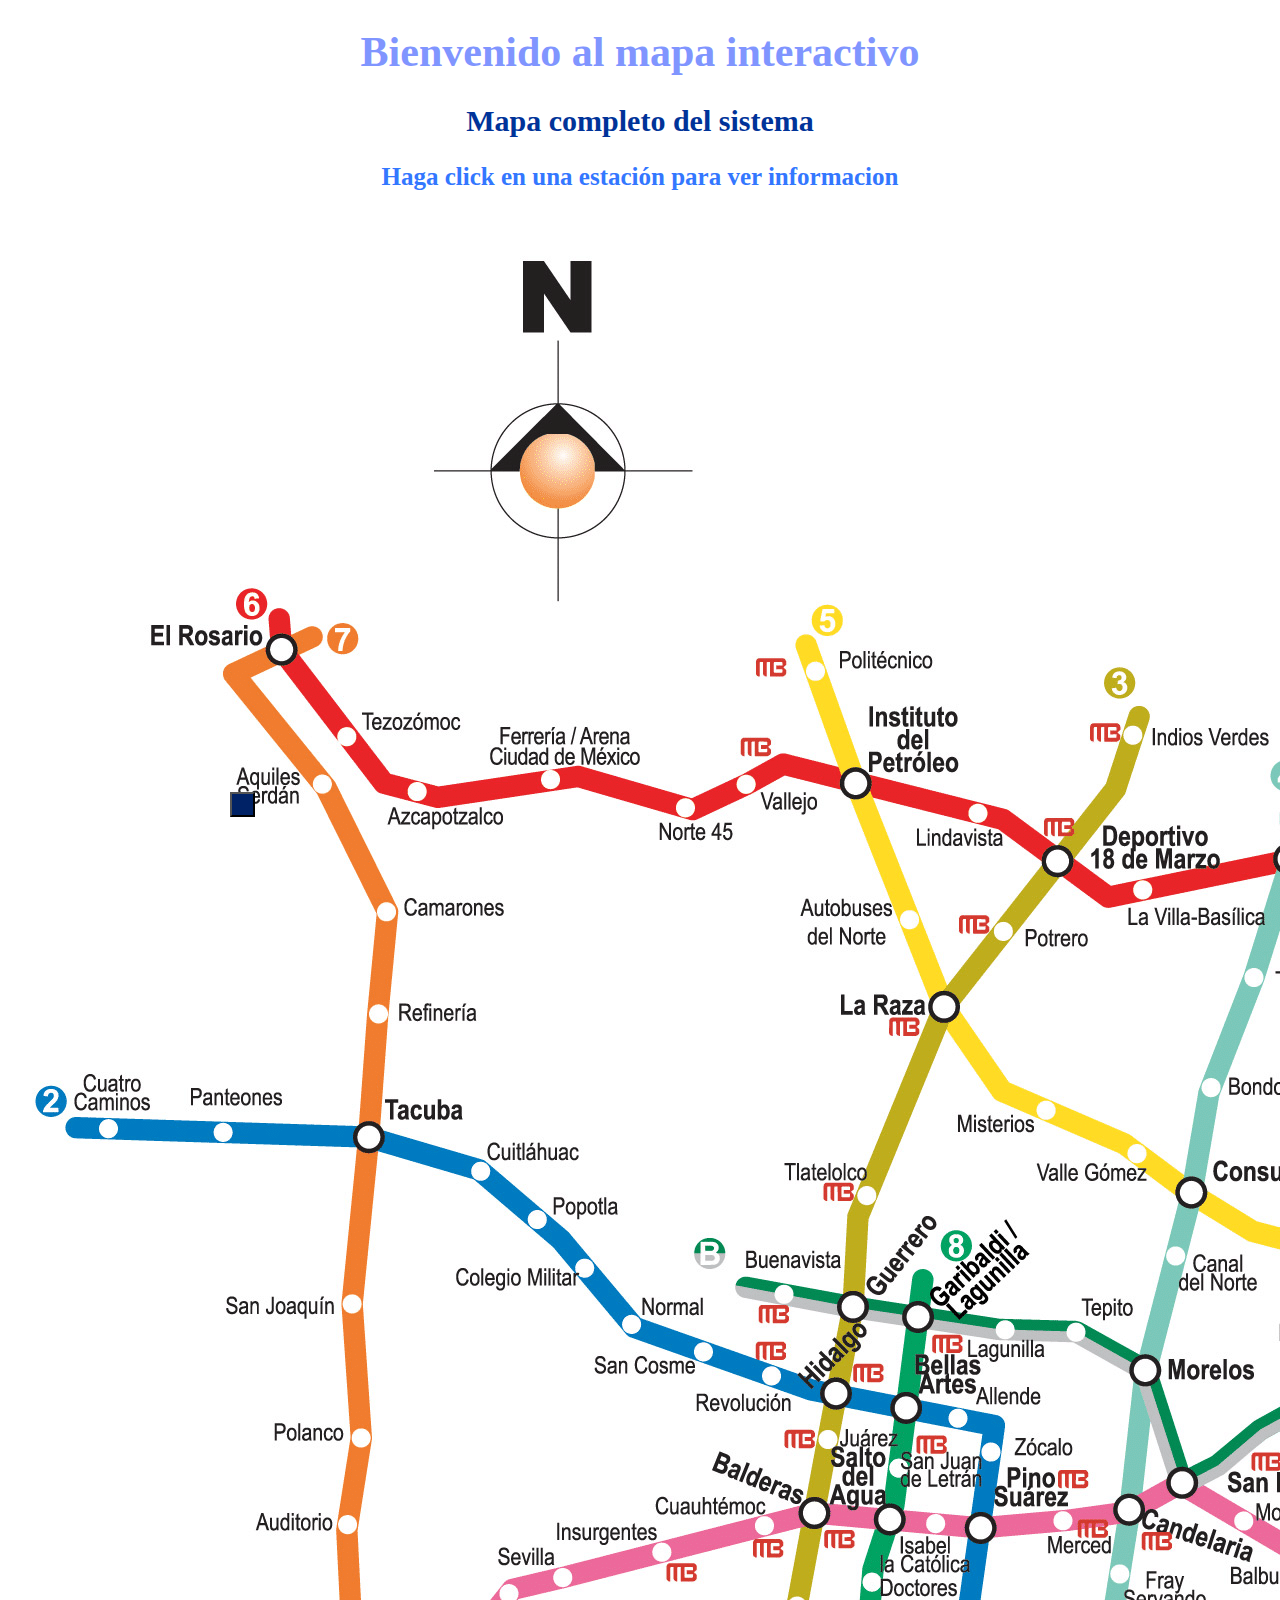
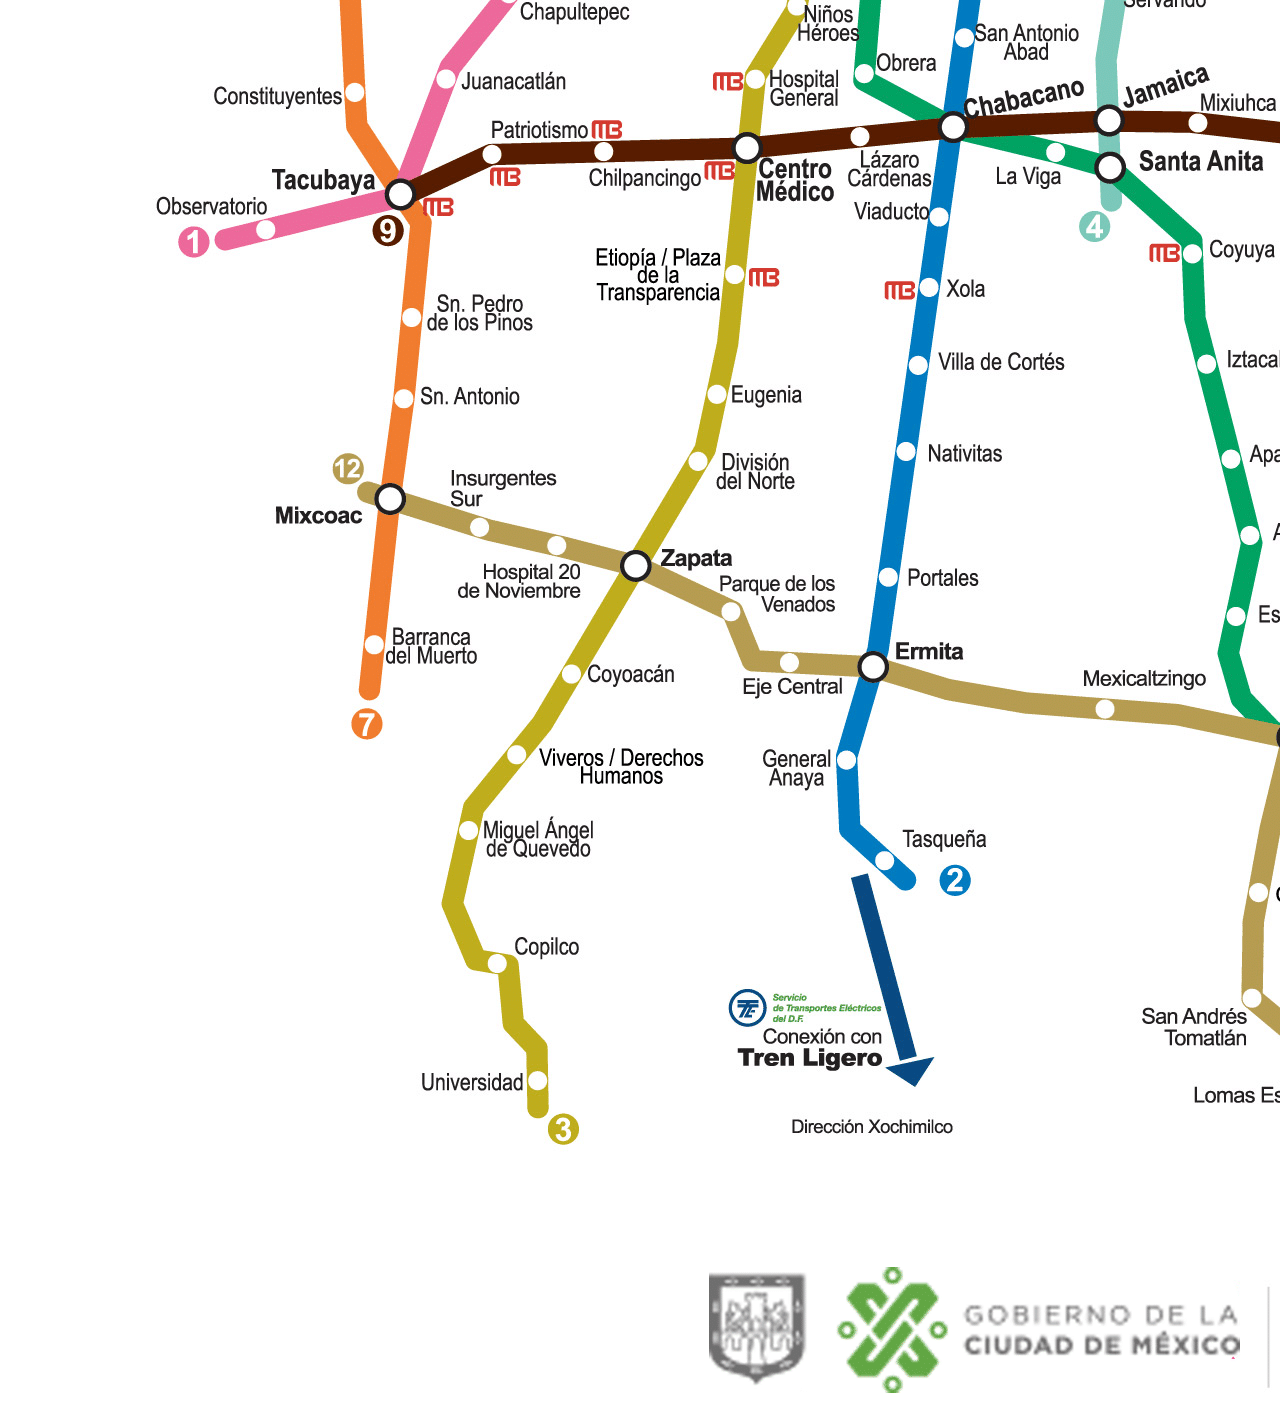
<file: index.html>
<!DOCTYPE html>

<html>

  <head>
    <title>Mapa Interactivo</title>
    <link href="index.css" rel="stylesheet">
    <meta charset="UTF-8">
  </head>

  <body>

  <header>
     <h1 class="main_message">Bienvenido al mapa interactivo</h1>
  </header>

  <main>
    <h2 class="second">Mapa completo del sistema</h2>
    <h3 class="instructions">Haga click en una estación para ver informacion</h3>
  
    <div mapa>  
      <img src="underground.png" alt="Mapa del sistema">
      <button class="station" onclick="window.location.href='station.html'"></button>
    </div>
    
  </main>

  <footer>
  </footer>

 </body>

</html>
</file>
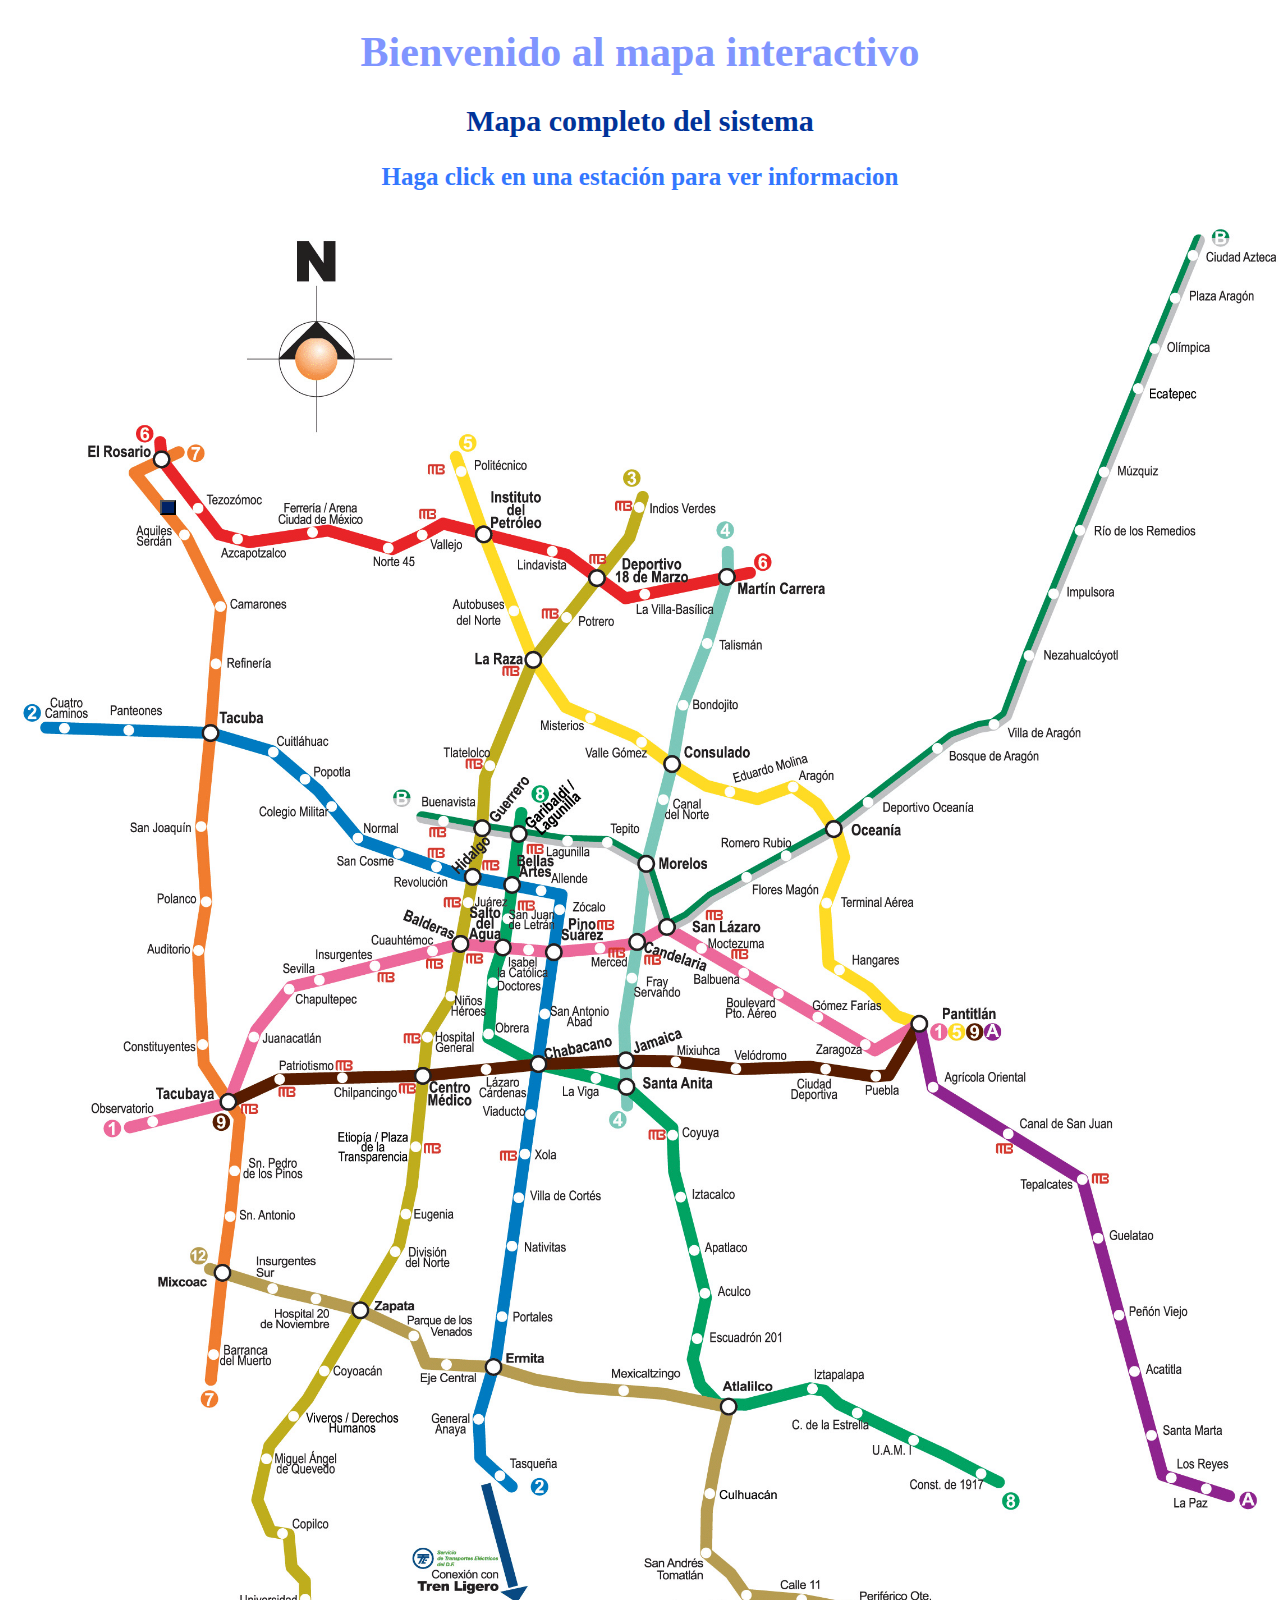
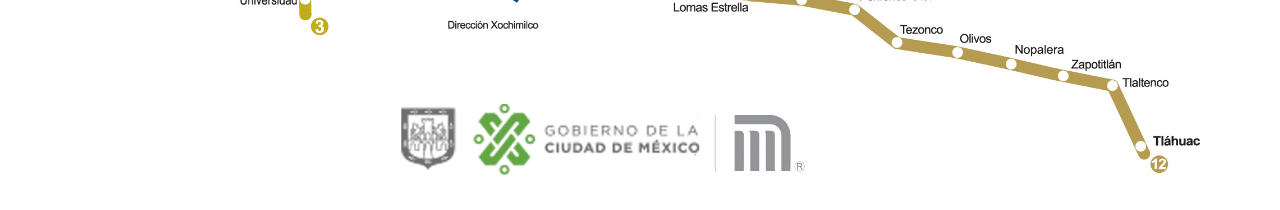
<file: main.html>
<!DOCTYPE html>

<html>

  <head>
    <title>Mapa Interactivo</title>
    <link href="main.css" rel="stylesheet">
    <meta charset="UTF-8">
  </head>

  <body>

  <header>
     <h1 class="main_message">Bienvenido al mapa interactivo</h1>
  </header>

  <main>
    <h2 class="second">Mapa completo del sistema</h2>
    <h3 class="instructions">Haga click en una estación para ver informacion</h3>
    
    <image src="underground.png" class="mapa"><image>
    <button class="station" onclick="window.location.href='station.html'"></button>
         
    
  </main>

  <footer>
  </footer>

 </body>

</html>
</file>
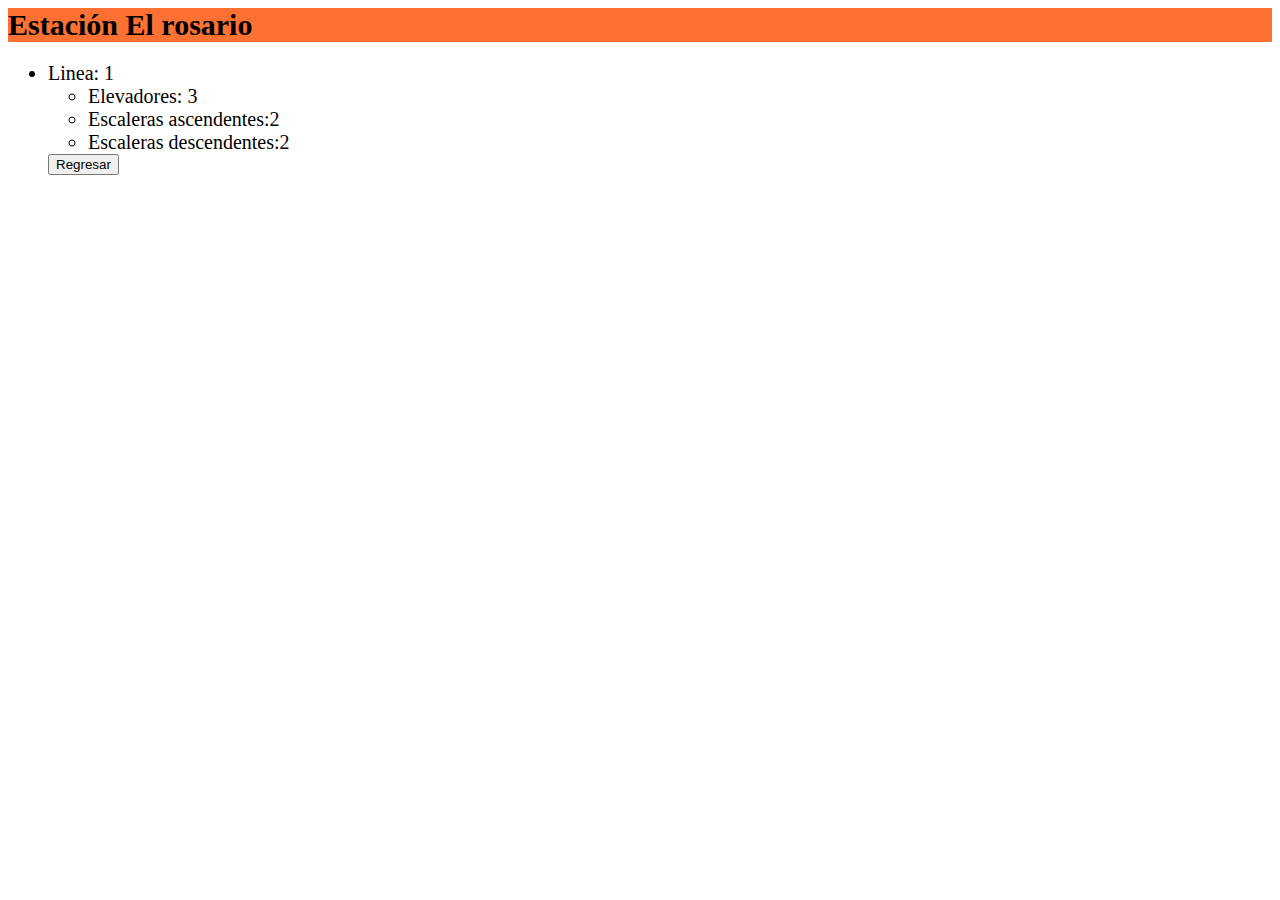
<file: station.html>
<!DOCTYPE>

<html>
  <head>
    <title>Estacion</title>
    <meta charset="UTF-8">
    <link href="station.css" rel="stylesheet">
  <head>
  
  <body>
    <header>
      <h1 class="station_name">Estación El rosario</h1>
    <header>
  
    <main>
      <ul>
        <li>Linea: 1<ul>
        <li>Elevadores: 3</li>
        <li>Escaleras ascendentes:2</li>
        <li>Escaleras descendentes:2</li>
      </ul>
      
      <button class="return_button" onclick="window.location.href='index.html';">Regresar</button>
    </main>
    
    <footer>
    </footer>
  </body>

</html>
</file>
<file: index.css>
h1.main_message{
  text-align:center;
  font-family:"Times New Roman";
  color: hsl(230,100%,75%);
  font-size: 42px;
}

h3.instructions{
  text-align:center;
  font-family:"Times New Roman";
  color:hsl(220,100%,60%);
  font-size:25px;
}
h2.second{
  text-align:center;
  font-family:"Times New Roman";
  font-size:30px;
  color:hsl(220,100%,30%);
  
}

.mapa{
  position:relative;
  width:100%;
  max-width:100%;
}

.mapa img{
  width:100%;
  height:auto;
  display:block;
}


button.station{
  position:absolute;
  top:88%;
  left:18%;
  width:25px;
  height:25px;
  background-color:hsl(220,100%,20%);

}
</file>
<file: main.css>
h1.main_message{
  text-align:center;
  font-family:"Times New Roman";
  color: hsl(230,100%,75%);
  font-size: 42px;
}

h3.instructions{
  text-align:center;
  font-family:"Times New Roman";
  color:hsl(220,100%,60%);
  font-size:25px;
}
h2.second{
  text-align:center;
  font-family:"Times New Roman";
  font-size:30px;
  color:hsl(220,100%,30%);
  
}

.mapa{
  position:relative;
  width:100vw;
  height:auto;
  display:block;
}
button.station{
  position:absolute;
  top:55.5%;
  left:12.5%;
  width:15px;
  height:15px;
  background-color:hsl(220,100%,20%);

}
</file>
<file: station.css>
h1.station_name{
  font-size:30px;
  font-family:"Times New Roman";
  text-alignement:center;
  color:hsl(0,0,100%);
  background-color:hsl(18,100%,60%);

}
ul{
  font-family:"Times New Roman";
  font-size:20px;
  text-alignement: left;

}
</file>
